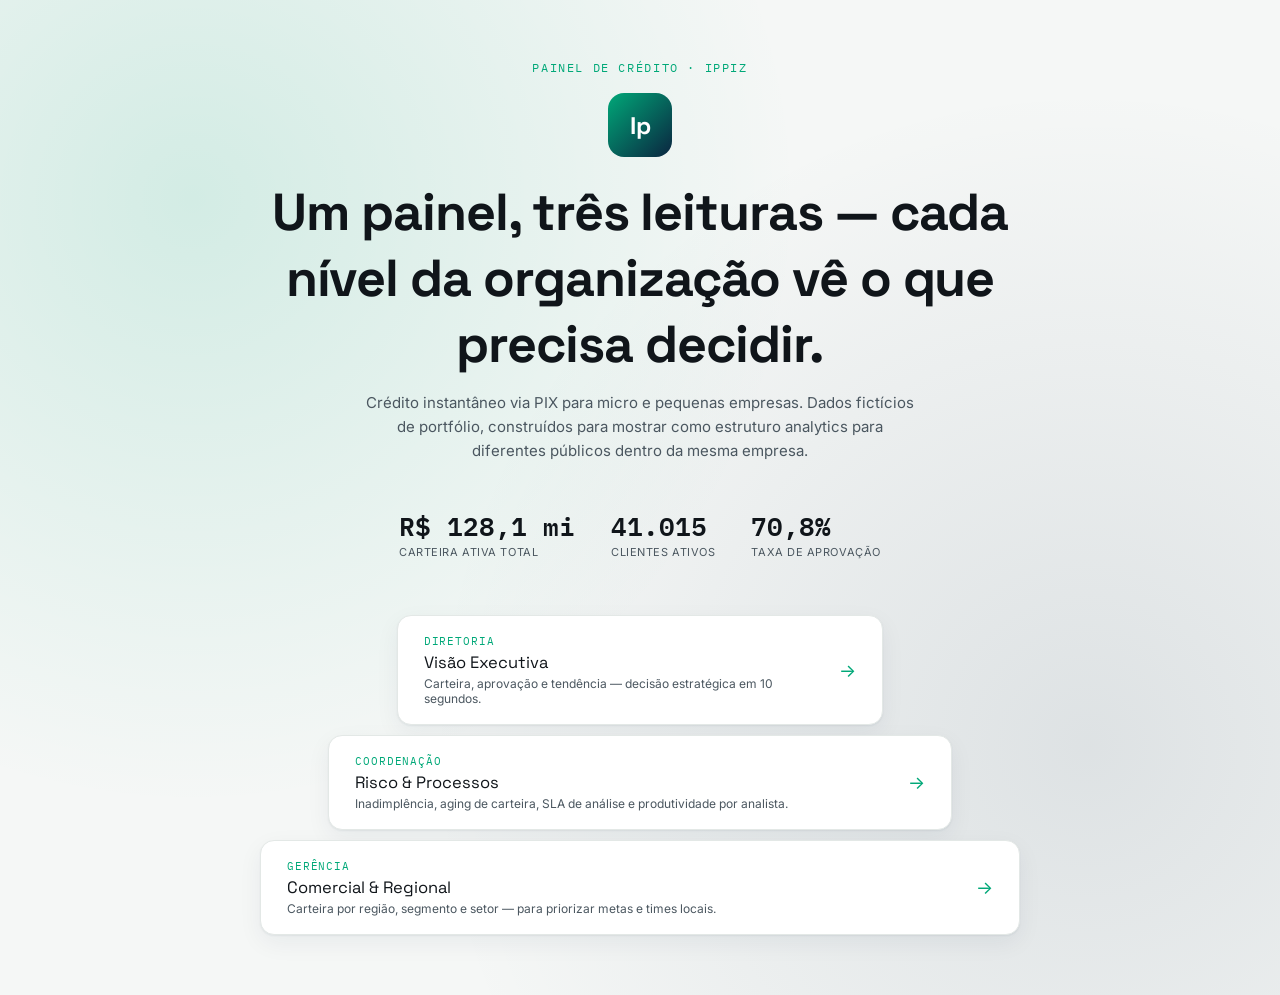
<file: web/index.html>
<!DOCTYPE html>
<html lang="pt-BR">
<head>
<meta charset="UTF-8">
<meta name="viewport" content="width=device-width, initial-scale=1.0">
<title>Ippiz · Painel Executivo de Carteira e Risco</title>
<link rel="stylesheet" href="styles.css">
</head>
<body>

<!-- ============ CAPA ============ -->
<section id="cover">
  <div class="cover-eyebrow">Painel de Crédito · Ippiz</div>
  <div class="cover-mark">Ip</div>
  <h1>Um painel, três leituras — cada nível da organização vê o que precisa decidir.</h1>
  <p class="cover-sub">Crédito instantâneo via PIX para micro e pequenas empresas. Dados fictícios de
    portfólio, construídos para mostrar como estruturo analytics para diferentes públicos dentro da
    mesma empresa.</p>

  <div class="cover-headline" id="cover-headline"><!-- preenchido via JS --></div>

  <div class="pyramid">
    <div class="tier" id="tier-diretoria" data-view="executiva">
      <div>
        <div class="tier-eyebrow">Diretoria</div>
        <div class="tier-title">Visão Executiva</div>
        <div class="tier-desc">Carteira, aprovação e tendência — decisão estratégica em 10 segundos.</div>
      </div>
      <div class="tier-arrow">→</div>
    </div>
    <div class="tier" id="tier-coordenacao" data-view="risco">
      <div>
        <div class="tier-eyebrow">Coordenação</div>
        <div class="tier-title">Risco &amp; Processos</div>
        <div class="tier-desc">Inadimplência, aging de carteira, SLA de análise e produtividade por analista.</div>
      </div>
      <div class="tier-arrow">→</div>
    </div>
    <div class="tier" id="tier-gerencia" data-view="comercial">
      <div>
        <div class="tier-eyebrow">Gerência</div>
        <div class="tier-title">Comercial &amp; Regional</div>
        <div class="tier-desc">Carteira por região, segmento e setor — para priorizar metas e times locais.</div>
      </div>
      <div class="tier-arrow">→</div>
    </div>
  </div>
</section>

<!-- ============ APP (pós-capa) ============ -->
<div id="app">
  <header class="topbar">
    <div class="brand">
      <button class="back-link" id="back-to-cover">← Capa</button>
      <div class="brand-mark">Ip</div>
      <div class="brand-text">
        <h1>Ippiz · Painel Executivo</h1>
        <p>Crédito via PIX para micro e pequenas empresas — dados fictícios</p>
      </div>
    </div>
    <div class="topbar-actions">
      <button class="theme-toggle" id="theme-toggle">🌙 Escuro</button>
      <button class="assistant-btn" id="assistant-open">✦ Assistente do Painel</button>
    </div>
  </header>

  <nav class="view-tabs">
    <button class="view-tab" data-view="executiva"><span class="tab-org">Diretoria</span>Visão Executiva</button>
    <button class="view-tab" data-view="risco"><span class="tab-org">Coordenação</span>Risco &amp; Processos</button>
    <button class="view-tab" data-view="comercial"><span class="tab-org">Gerência</span>Comercial &amp; Regional</button>
  </nav>

  <div class="filterbar">
    <span class="label">Região</span>
    <div class="chip-group" id="chips-regiao"></div>
    <span class="label">Segmento</span>
    <div class="chip-group" id="chips-segmento"></div>
    <span class="label">Setor</span>
    <div class="chip-group" id="chips-setor"></div>
    <div class="range-wrap">
      <span class="label">Período</span>
      <input type="range" id="month-slider" min="0" max="17" value="17">
      <span id="month-slider-label" class="mono"></span>
    </div>
    <span class="reset-link" id="reset-filters">Limpar filtros</span>
  </div>

  <main>
    <!-- ===== Visão Executiva (Diretoria) ===== -->
    <section class="view-panel" id="view-executiva">
      <div class="section-title">Indicadores do mês</div>
      <div class="kpi-grid" id="kpi-grid-executiva"></div>

      <div class="section-title">Evolução da carteira</div>
      <div class="grid-2">
        <div class="panel">
          <h3>Valor concedido por mês</h3>
          <p class="sub">Passe o mouse sobre os pontos para ver o valor exato de cada competência.</p>
          <div id="chart-carteira"></div>
        </div>
        <div class="panel">
          <h3>Funil de aprovação</h3>
          <p class="sub">Solicitado até desembolsado — mês corrente, regiões filtradas.</p>
          <div id="chart-funil"></div>
        </div>
      </div>
    </section>

    <!-- ===== Risco & Processos (Coordenação) ===== -->
    <section class="view-panel" id="view-risco">
      <div class="section-title">Indicadores de risco e operação</div>
      <div class="kpi-grid" id="kpi-grid-risco"></div>

      <div class="section-title">Risco</div>
      <div class="grid-2">
        <div class="panel">
          <h3>Inadimplência 30d vs. taxa de aprovação</h3>
          <div class="legend">
            <span><span class="dot" style="background:#D65B5B"></span> Inadimplência 30d</span>
            <span><span class="dot" style="background:#0B2540"></span> Taxa de aprovação</span>
          </div>
          <div id="chart-risco-aprovacao"></div>
        </div>
        <div class="panel">
          <h3>Aging da carteira (faixas de risco)</h3>
          <p class="sub">Valor em carteira por faixa de atraso, regiões filtradas.</p>
          <div id="chart-risco"></div>
        </div>
      </div>

      <div class="section-title">Operação — últimos 30 dias</div>
      <div class="panel">
        <h3>Produtividade por analista</h3>
        <p class="sub">Base para identificar concentração de volume e gargalos de fila.</p>
        <table class="data-table">
          <thead><tr><th>Analista</th><th>Região</th><th>Operações analisadas</th><th>Tempo médio de resposta</th><th>Fila média pendente</th></tr></thead>
          <tbody id="ops-tbody"></tbody>
        </table>
      </div>
    </section>

    <!-- ===== Comercial & Regional (Gerência) ===== -->
    <section class="view-panel" id="view-comercial">
      <div class="section-title">Indicadores comerciais</div>
      <div class="kpi-grid" id="kpi-grid-comercial"></div>

      <div class="section-title">Distribuição da carteira ativa</div>
      <div class="grid-3">
        <div class="panel">
          <h3>Por região</h3>
          <div id="chart-regional"></div>
        </div>
        <div class="panel">
          <h3>Por segmento</h3>
          <div id="chart-segmento"></div>
        </div>
        <div class="panel">
          <h3>Por setor</h3>
          <div id="chart-setor"></div>
        </div>
      </div>
    </section>
  </main>

  <footer class="foot">
    Case de portfólio construído a partir de uma vaga real de Business Analyst — dados 100% fictícios.
    Feito por <strong>J. Gustavo Loureiro</strong> · <a href="https://github.com/jgustavoloureiro" target="_blank">github.com/jgustavoloureiro</a>
  </footer>
</div>

<div class="assistant-panel" id="assistant-panel">
  <div class="assistant-head">
    <h4>Assistente do Painel</h4>
    <div class="status"><span class="status-dot" id="status-dot"></span><span id="status-label">Motor de regras (offline)</span></div>
    <button class="close-btn" id="assistant-close">✕</button>
  </div>
  <div class="progress-wrap" id="progress-wrap" style="display:none">
    <div class="progress-bar"><div class="progress-fill" id="progress-fill"></div></div>
    <div class="progress-label" id="progress-label"></div>
  </div>
  <div class="assistant-body" id="assistant-body"></div>
  <div class="assistant-suggestions">
    <div class="suggestion">Resumo geral do mês</div>
    <div class="suggestion">Como está a inadimplência?</div>
    <div class="suggestion">Qual região tem mais carteira?</div>
    <div class="suggestion">Como está o SLA de análise?</div>
  </div>
  <div class="assistant-foot">
    <input type="text" id="assistant-input" placeholder="Pergunte sobre os dados do painel…">
    <button id="assistant-send">Enviar</button>
  </div>
</div>

<script type="application/json" id="ippiz-data"></script>
<script src="charts.js"></script>
<script src="ai-assistant.js"></script>
<script src="app.js"></script>
</body>
</html>
</file>
<file: web/styles.css>
@import url('https://fonts.googleapis.com/css2?family=Space+Grotesk:wght@500;600;700&family=Inter:wght@400;500;600&family=IBM+Plex+Mono:wght@500;600&display=swap');

:root{
  --bg:#F5F7F6; --surface:#FFFFFF; --surface-2:#EEF2F0; --ink:#10151A; --ink-soft:#4B5760;
  --primary:#0B2540; --accent:#00A878; --accent2:#F2A93B; --danger:#D65B5B;
  --line:#E3E8E6; --shadow:0 1px 2px rgba(11,37,64,.06), 0 8px 24px rgba(11,37,64,.06);
  --radius:14px;
}
[data-theme="dark"]{
  --bg:#0B1116; --surface:#131B22; --surface-2:#182029; --ink:#E8EDEB; --ink-soft:#93A3AB;
  --primary:#5AD8B2; --accent:#00C896; --accent2:#F2B84F; --danger:#E8746B;
  --line:#1F2B33; --shadow:0 1px 2px rgba(0,0,0,.3), 0 8px 24px rgba(0,0,0,.35);
}
*{box-sizing:border-box}
html,body{margin:0;padding:0}
body{
  background:var(--bg); color:var(--ink); font-family:'Inter',sans-serif;
  transition:background .25s ease, color .25s ease; min-height:100vh;
}
.mono{font-family:'IBM Plex Mono',monospace; font-variant-numeric:tabular-nums;}
.display{font-family:'Space Grotesk',sans-serif;}

/* ---------- Header ---------- */
header.topbar{
  display:flex; align-items:center; justify-content:space-between;
  padding:18px 28px; border-bottom:1px solid var(--line); position:sticky; top:0;
  background:var(--bg); z-index:50; gap:16px; flex-wrap:wrap;
}
.brand{display:flex; align-items:center; gap:12px;}
.brand-mark{
  width:36px; height:36px; border-radius:10px; background:linear-gradient(135deg,var(--accent),var(--primary));
  display:flex; align-items:center; justify-content:center; color:#fff; font-weight:700; font-family:'Space Grotesk';
  flex-shrink:0;
}
.brand-text h1{font-size:17px; margin:0; font-family:'Space Grotesk'; letter-spacing:.2px;}
.brand-text p{margin:0; font-size:11.5px; color:var(--ink-soft);}
.topbar-actions{display:flex; align-items:center; gap:10px;}

.theme-toggle{
  border:1px solid var(--line); background:var(--surface); color:var(--ink); border-radius:999px;
  padding:7px 14px; font-size:12.5px; cursor:pointer; display:flex; gap:6px; align-items:center;
  font-family:'Inter'; transition:.15s;
}
.theme-toggle:hover{border-color:var(--accent);}

.assistant-btn{
  border:none; background:var(--primary); color:var(--bg); border-radius:999px; padding:8px 16px;
  font-size:12.5px; font-weight:600; cursor:pointer; display:flex; gap:7px; align-items:center;
  font-family:'Inter';
}
[data-theme="dark"] .assistant-btn{color:#0B1116;}

/* ---------- Filters ---------- */
.filterbar{
  display:flex; flex-wrap:wrap; gap:10px; padding:14px 28px; border-bottom:1px solid var(--line);
  align-items:center; background:var(--surface-2);
}
.filterbar .label{font-size:11px; text-transform:uppercase; letter-spacing:.06em; color:var(--ink-soft); margin-right:2px;}
.chip-group{display:flex; gap:6px; flex-wrap:wrap;}
.chip{
  border:1px solid var(--line); background:var(--surface); color:var(--ink-soft); border-radius:8px;
  padding:6px 11px; font-size:12px; cursor:pointer; user-select:none; transition:.12s; font-family:'Inter';
}
.chip:hover{border-color:var(--accent);}
.chip.active{background:var(--primary); color:var(--bg); border-color:var(--primary); font-weight:600;}
[data-theme="dark"] .chip.active{color:#0B1116;}
.range-wrap{display:flex; align-items:center; gap:8px; font-size:12px; color:var(--ink-soft);}
.range-wrap input[type=range]{accent-color:var(--accent); width:140px;}
.reset-link{font-size:12px; color:var(--accent); cursor:pointer; margin-left:auto; text-decoration:underline; text-underline-offset:2px;}

/* ---------- Layout ---------- */
main{padding:24px 28px 60px; max-width:1440px; margin:0 auto;}
.section-title{font-family:'Space Grotesk'; font-size:14px; text-transform:uppercase; letter-spacing:.07em;
  color:var(--ink-soft); margin:30px 0 12px;}
.section-title:first-child{margin-top:0;}

/* ---------- KPI Cards ---------- */
.kpi-grid{display:grid; grid-template-columns:repeat(auto-fit,minmax(200px,1fr)); gap:14px;}
.kpi-card{
  background:var(--surface); border:1px solid var(--line); border-radius:var(--radius); padding:16px 18px;
  position:relative; overflow:hidden; min-height:118px; box-shadow:var(--shadow); cursor:default;
  perspective:1000px;
}
.kpi-face{transition:opacity .2s ease, transform .2s ease;}
.kpi-front .kpi-label{font-size:11.5px; color:var(--ink-soft); text-transform:uppercase; letter-spacing:.05em; margin-bottom:8px; display:block;}
.kpi-front .kpi-value{font-size:26px; font-weight:600; letter-spacing:-.01em;}
.kpi-front .kpi-delta{font-size:12px; margin-top:6px; display:inline-flex; align-items:center; gap:4px; font-family:'IBM Plex Mono';}
.kpi-delta.up{color:var(--accent);} .kpi-delta.down{color:var(--danger);}
.kpi-back{
  position:absolute; inset:0; background:var(--primary); color:var(--bg); padding:14px 16px;
  opacity:0; transform:translateY(6px); pointer-events:none; display:flex; flex-direction:column; justify-content:center;
}
[data-theme="dark"] .kpi-back{color:#0B1116;}
.kpi-card:hover .kpi-back{opacity:1; transform:translateY(0); pointer-events:auto;}
.kpi-card:hover .kpi-front{opacity:0;}
.kpi-back .kpi-back-title{font-size:11px; text-transform:uppercase; letter-spacing:.06em; opacity:.75; margin-bottom:6px;}
.kpi-back .kpi-back-detail{font-size:12.5px; line-height:1.55; font-family:'IBM Plex Mono';}
.spark{margin-top:8px;}

/* ---------- Panels / charts ---------- */
.grid-2{display:grid; grid-template-columns:2fr 1fr; gap:16px;}
.grid-3{display:grid; grid-template-columns:repeat(3,1fr); gap:16px;}
@media (max-width:900px){.grid-2,.grid-3{grid-template-columns:1fr;}}
.panel{
  background:var(--surface); border:1px solid var(--line); border-radius:var(--radius); padding:18px 20px;
  box-shadow:var(--shadow);
}
.panel h3{margin:0 0 4px; font-family:'Space Grotesk'; font-size:14.5px;}
.panel .sub{margin:0 0 14px; font-size:11.5px; color:var(--ink-soft);}
svg text{fill:var(--ink); font-family:'Inter'; font-size:10.5px;}
svg .axis-line{stroke:var(--line);}
.tooltip{
  position:fixed; background:var(--primary); color:var(--bg); font-family:'IBM Plex Mono'; font-size:11.5px;
  padding:8px 10px; border-radius:8px; pointer-events:none; z-index:200; opacity:0; transition:opacity .1s;
  white-space:nowrap; box-shadow:var(--shadow);
}
[data-theme="dark"] .tooltip{color:#0B1116;}
.tooltip.show{opacity:1;}
.legend{display:flex; gap:14px; flex-wrap:wrap; margin-bottom:10px; font-size:11.5px; color:var(--ink-soft);}
.legend span{display:inline-flex; align-items:center; gap:5px;}
.dot{width:8px; height:8px; border-radius:50%; display:inline-block;}

/* ---------- Table ---------- */
table.data-table{width:100%; border-collapse:collapse; font-size:12.5px;}
table.data-table th{text-align:left; color:var(--ink-soft); font-weight:500; font-size:11px; text-transform:uppercase;
  letter-spacing:.05em; padding:8px 10px; border-bottom:1px solid var(--line);}
table.data-table td{padding:8px 10px; border-bottom:1px solid var(--line); font-family:'IBM Plex Mono';}
table.data-table tr:hover td{background:var(--surface-2);}

/* ---------- Assistant ---------- */
.assistant-panel{
  position:fixed; right:20px; bottom:20px; width:380px; max-width:92vw; height:520px; max-height:78vh;
  background:var(--surface); border:1px solid var(--line); border-radius:16px; box-shadow:var(--shadow);
  display:flex; flex-direction:column; z-index:300; overflow:hidden; transform:translateY(20px) scale(.97);
  opacity:0; pointer-events:none; transition:.18s ease;
}
.assistant-panel.open{transform:translateY(0) scale(1); opacity:1; pointer-events:auto;}
.assistant-head{padding:14px 16px; border-bottom:1px solid var(--line); display:flex; align-items:center; justify-content:space-between;}
.assistant-head h4{margin:0; font-size:13.5px; font-family:'Space Grotesk';}
.assistant-head .status{font-size:10.5px; color:var(--ink-soft); display:flex; align-items:center; gap:5px;}
.status-dot{width:7px; height:7px; border-radius:50%; background:var(--accent2);}
.status-dot.ready{background:var(--accent);}
.close-btn{border:none; background:none; color:var(--ink-soft); cursor:pointer; font-size:16px; line-height:1;}
.assistant-body{flex:1; overflow-y:auto; padding:14px 16px; display:flex; flex-direction:column; gap:10px;}
.msg{max-width:88%; padding:9px 12px; border-radius:12px; font-size:12.5px; line-height:1.5;}
.msg.bot{background:var(--surface-2); align-self:flex-start; border-bottom-left-radius:3px;}
.msg.user{background:var(--primary); color:var(--bg); align-self:flex-end; border-bottom-right-radius:3px;}
[data-theme="dark"] .msg.user{color:#0B1116;}
.assistant-suggestions{display:flex; flex-wrap:wrap; gap:6px; padding:0 16px 10px;}
.suggestion{border:1px solid var(--line); background:var(--surface-2); color:var(--ink-soft); font-size:11px;
  border-radius:8px; padding:5px 9px; cursor:pointer;}
.suggestion:hover{border-color:var(--accent); color:var(--ink);}
.assistant-foot{padding:12px 14px; border-top:1px solid var(--line); display:flex; gap:8px;}
.assistant-foot input{
  flex:1; border:1px solid var(--line); border-radius:10px; padding:9px 11px; font-size:12.5px;
  background:var(--bg); color:var(--ink); font-family:'Inter';
}
.assistant-foot button{
  border:none; background:var(--accent); color:#fff; border-radius:10px; padding:0 14px; cursor:pointer; font-weight:600;
}
.progress-wrap{padding:0 16px 12px;}
.progress-bar{height:5px; background:var(--surface-2); border-radius:99px; overflow:hidden;}
.progress-fill{height:100%; background:var(--accent); width:0%; transition:width .2s;}
.progress-label{font-size:10.5px; color:var(--ink-soft); margin-top:5px;}

footer.foot{padding:26px 28px 50px; text-align:center; font-size:11.5px; color:var(--ink-soft);}
footer.foot a{color:var(--accent);}

/* ---------- Cover ---------- */
#cover{
  min-height:100vh; display:flex; flex-direction:column; align-items:center; justify-content:center;
  padding:60px 24px; text-align:center; position:relative; overflow:hidden;
}
#cover::before{
  content:""; position:absolute; inset:0; z-index:-1;
  background:
    radial-gradient(circle at 15% 20%, color-mix(in srgb, var(--accent) 14%, transparent), transparent 45%),
    radial-gradient(circle at 85% 75%, color-mix(in srgb, var(--primary) 10%, transparent), transparent 50%);
}
.cover-eyebrow{
  font-family:'IBM Plex Mono'; font-size:11.5px; letter-spacing:.14em; text-transform:uppercase;
  color:var(--accent); margin-bottom:18px;
}
.cover-mark{
  width:64px; height:64px; border-radius:16px; background:linear-gradient(135deg,var(--accent),var(--primary));
  display:flex; align-items:center; justify-content:center; color:#fff; font-family:'Space Grotesk';
  font-weight:700; font-size:24px; margin-bottom:22px;
}
#cover h1{
  font-family:'Space Grotesk'; font-size:clamp(32px,5vw,52px); margin:0 0 14px; letter-spacing:-.02em; max-width:820px;
}
#cover .cover-sub{
  max-width:560px; color:var(--ink-soft); font-size:15px; line-height:1.6; margin:0 0 42px;
}
.cover-headline{
  display:flex; gap:36px; flex-wrap:wrap; justify-content:center; margin-bottom:56px;
}
.cover-headline .hstat{text-align:left;}
.cover-headline .hstat .hval{font-family:'IBM Plex Mono'; font-size:26px; font-weight:600;}
.cover-headline .hstat .hlabel{font-size:11px; color:var(--ink-soft); text-transform:uppercase; letter-spacing:.05em;}

/* Pyramid nav: three tiers, decreasing width top -> bottom mirrors the org chart literally */
.pyramid{display:flex; flex-direction:column; align-items:center; gap:10px; width:100%; max-width:760px;}
.tier{
  border:1px solid var(--line); background:var(--surface); border-radius:14px; padding:18px 26px;
  cursor:pointer; transition:.16s ease; text-align:left; display:flex; align-items:center; justify-content:space-between;
  box-shadow:var(--shadow); gap:18px;
}
.tier:hover{border-color:var(--accent); transform:translateY(-2px);}
.tier .tier-eyebrow{font-size:10.5px; text-transform:uppercase; letter-spacing:.08em; color:var(--accent); font-family:'IBM Plex Mono'; margin-bottom:4px;}
.tier .tier-title{font-family:'Space Grotesk'; font-size:16.5px; margin-bottom:3px;}
.tier .tier-desc{font-size:12px; color:var(--ink-soft);}
.tier .tier-arrow{font-size:18px; color:var(--accent); flex-shrink:0;}
#tier-diretoria{width:64%;}
#tier-coordenacao{width:82%;}
#tier-gerencia{width:100%;}

/* ---------- App shell (post-cover) ---------- */
#app{display:none;}
#app.active{display:block;}
.back-link{border:none; background:none; color:var(--ink-soft); font-size:12.5px; cursor:pointer; display:flex; align-items:center; gap:5px;}
.back-link:hover{color:var(--accent);}

nav.view-tabs{
  display:flex; gap:4px; padding:0 28px; border-bottom:1px solid var(--line); background:var(--bg);
  position:sticky; top:73px; z-index:40; overflow-x:auto;
}
.view-tab{
  border:none; background:none; color:var(--ink-soft); padding:13px 16px; font-size:13px; cursor:pointer;
  border-bottom:2px solid transparent; white-space:nowrap; font-family:'Inter'; font-weight:500;
}
.view-tab .tab-org{display:block; font-size:10px; color:var(--ink-soft); opacity:.7; font-family:'IBM Plex Mono'; letter-spacing:.04em;}
.view-tab.active{color:var(--ink); border-bottom-color:var(--accent);}
.view-tab.active .tab-org{color:var(--accent);}

.view-panel{display:none;}
.view-panel.active{display:block;}
.empty-state{
  padding:40px 20px; text-align:center; color:var(--ink-soft); font-size:13px; border:1px dashed var(--line);
  border-radius:var(--radius);
}
</file>
